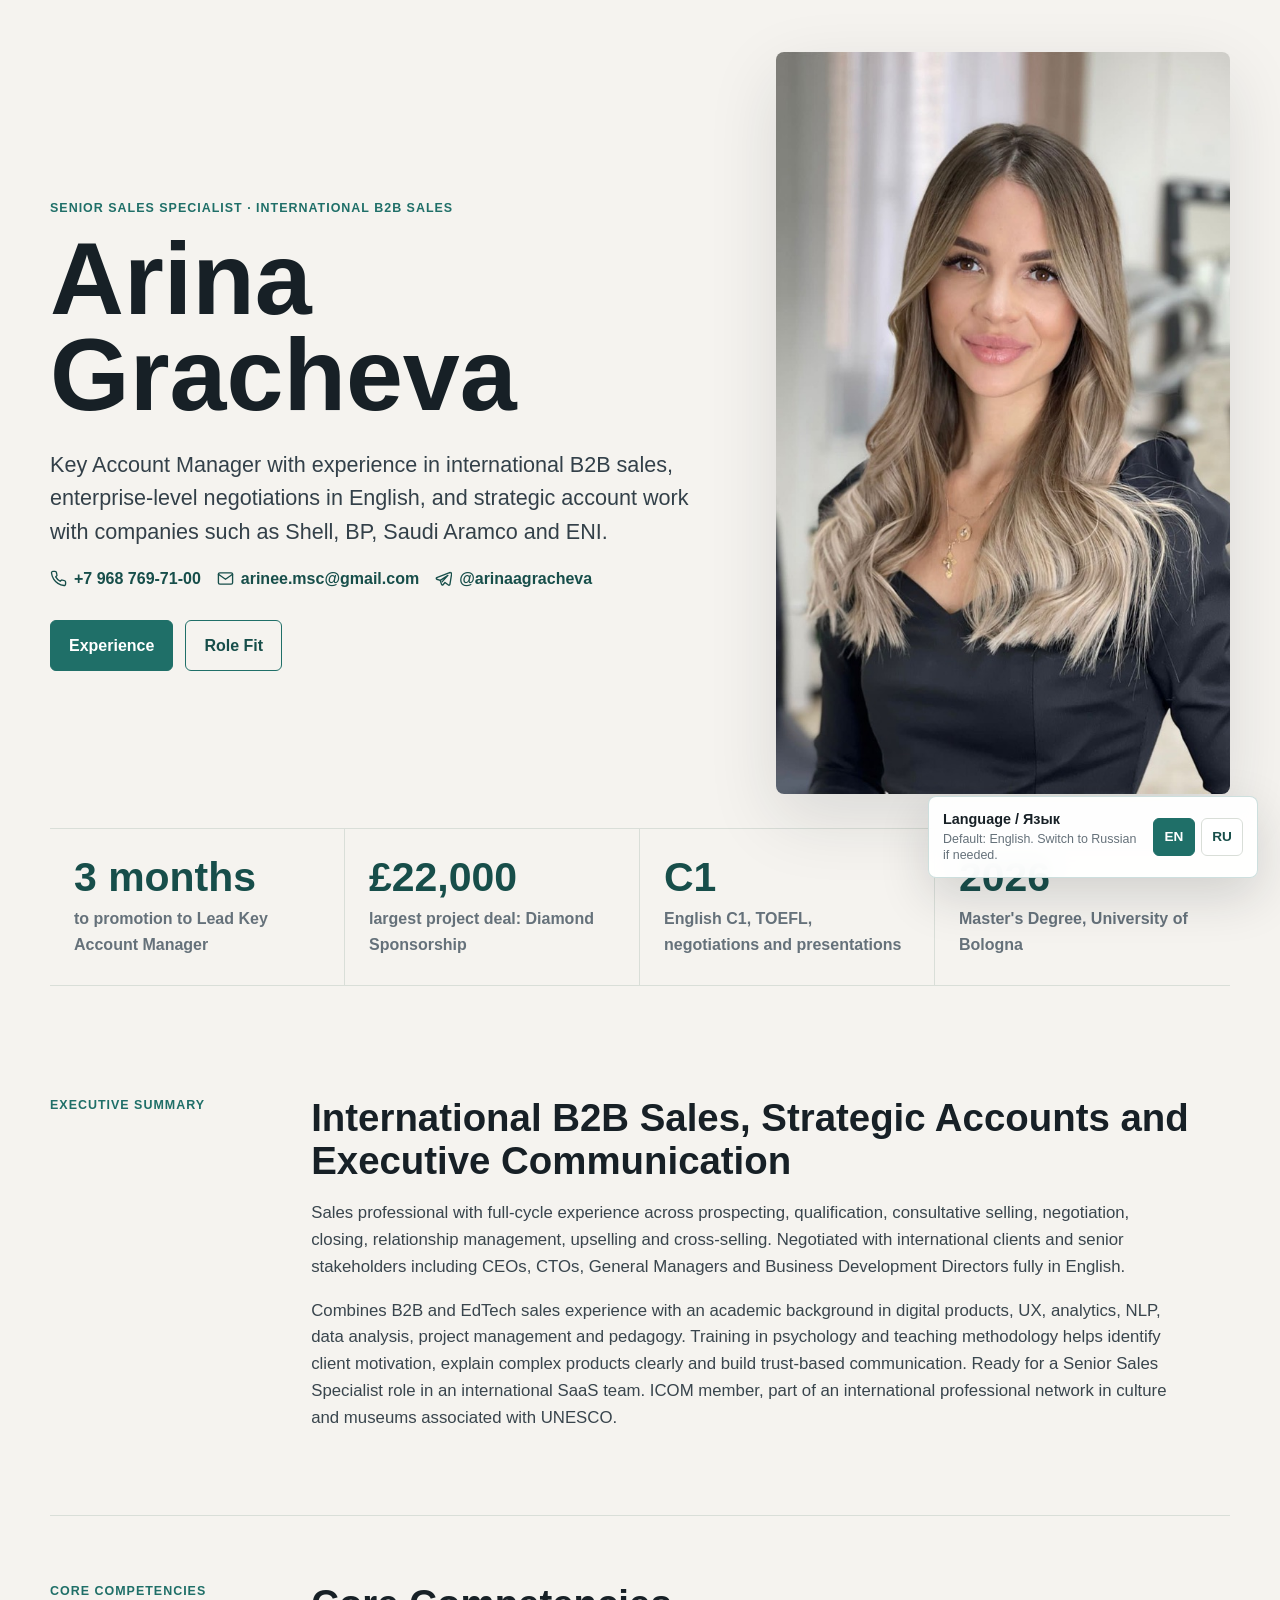
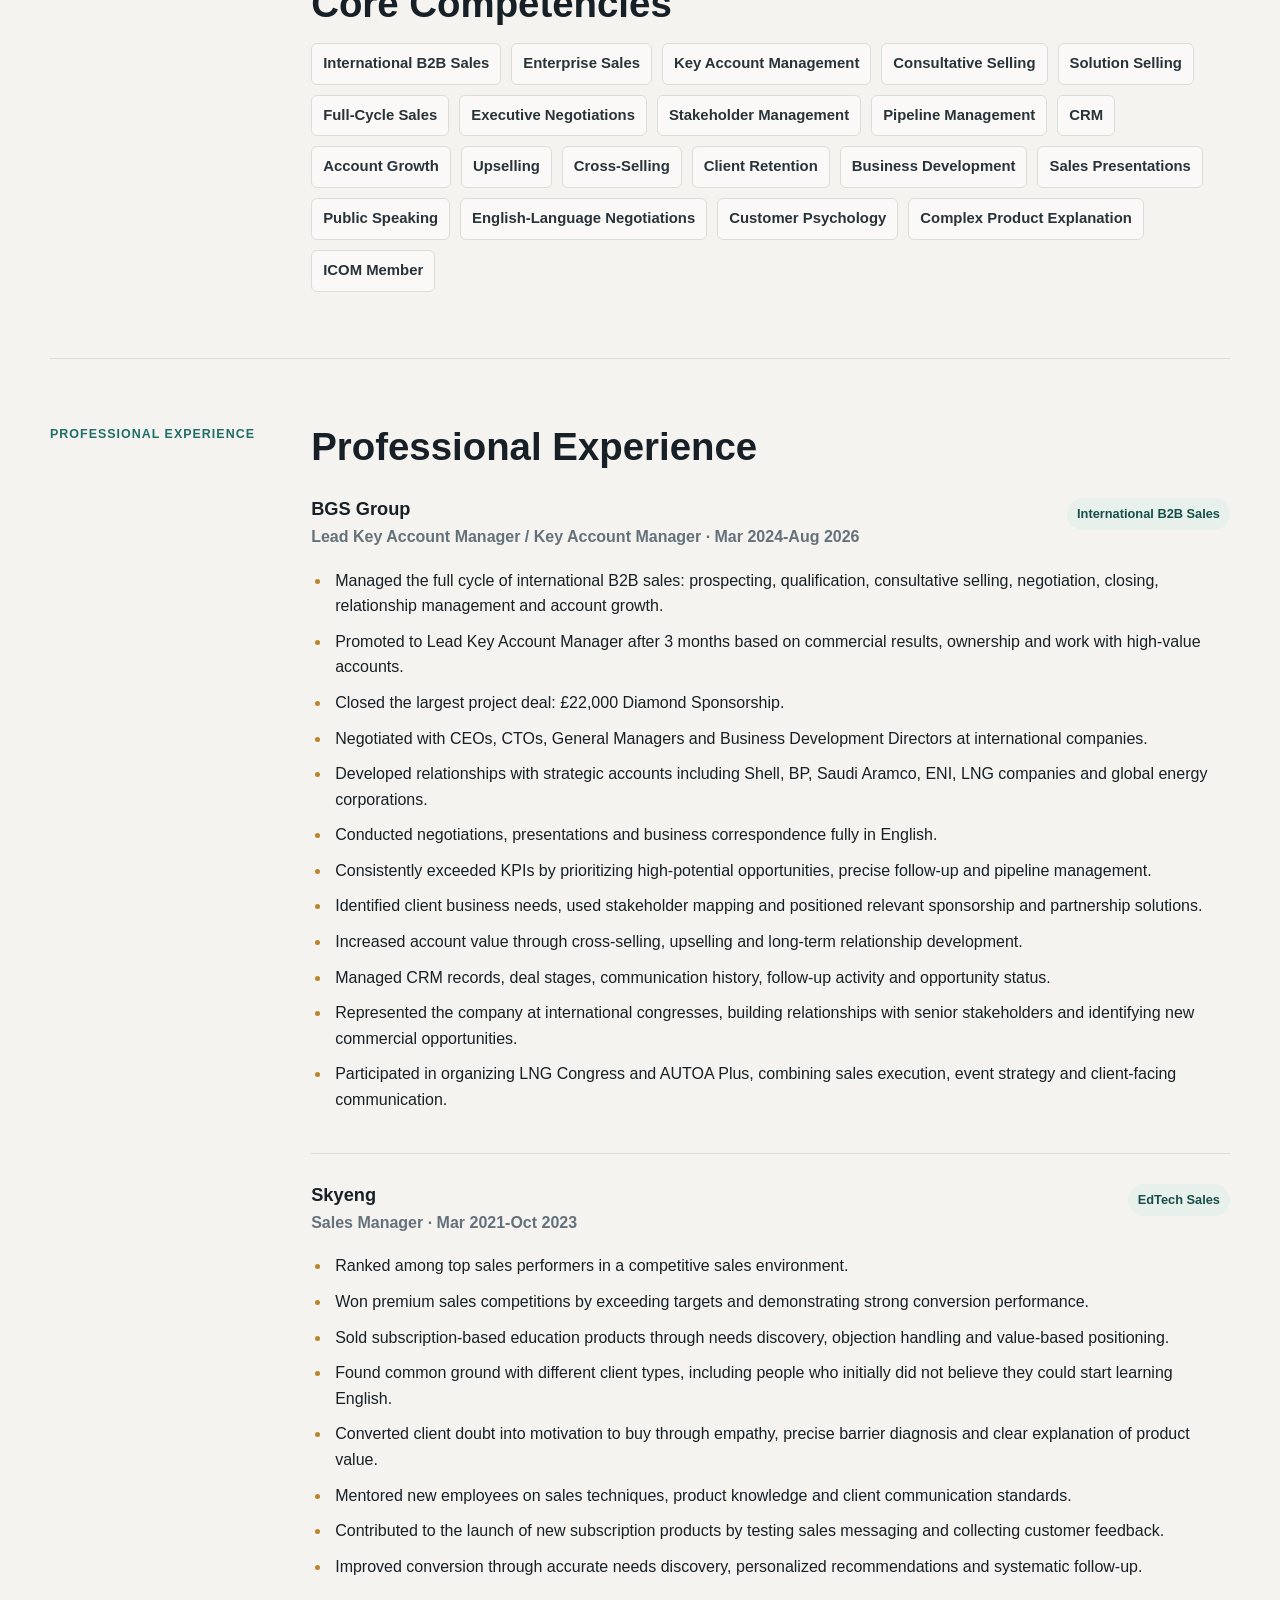
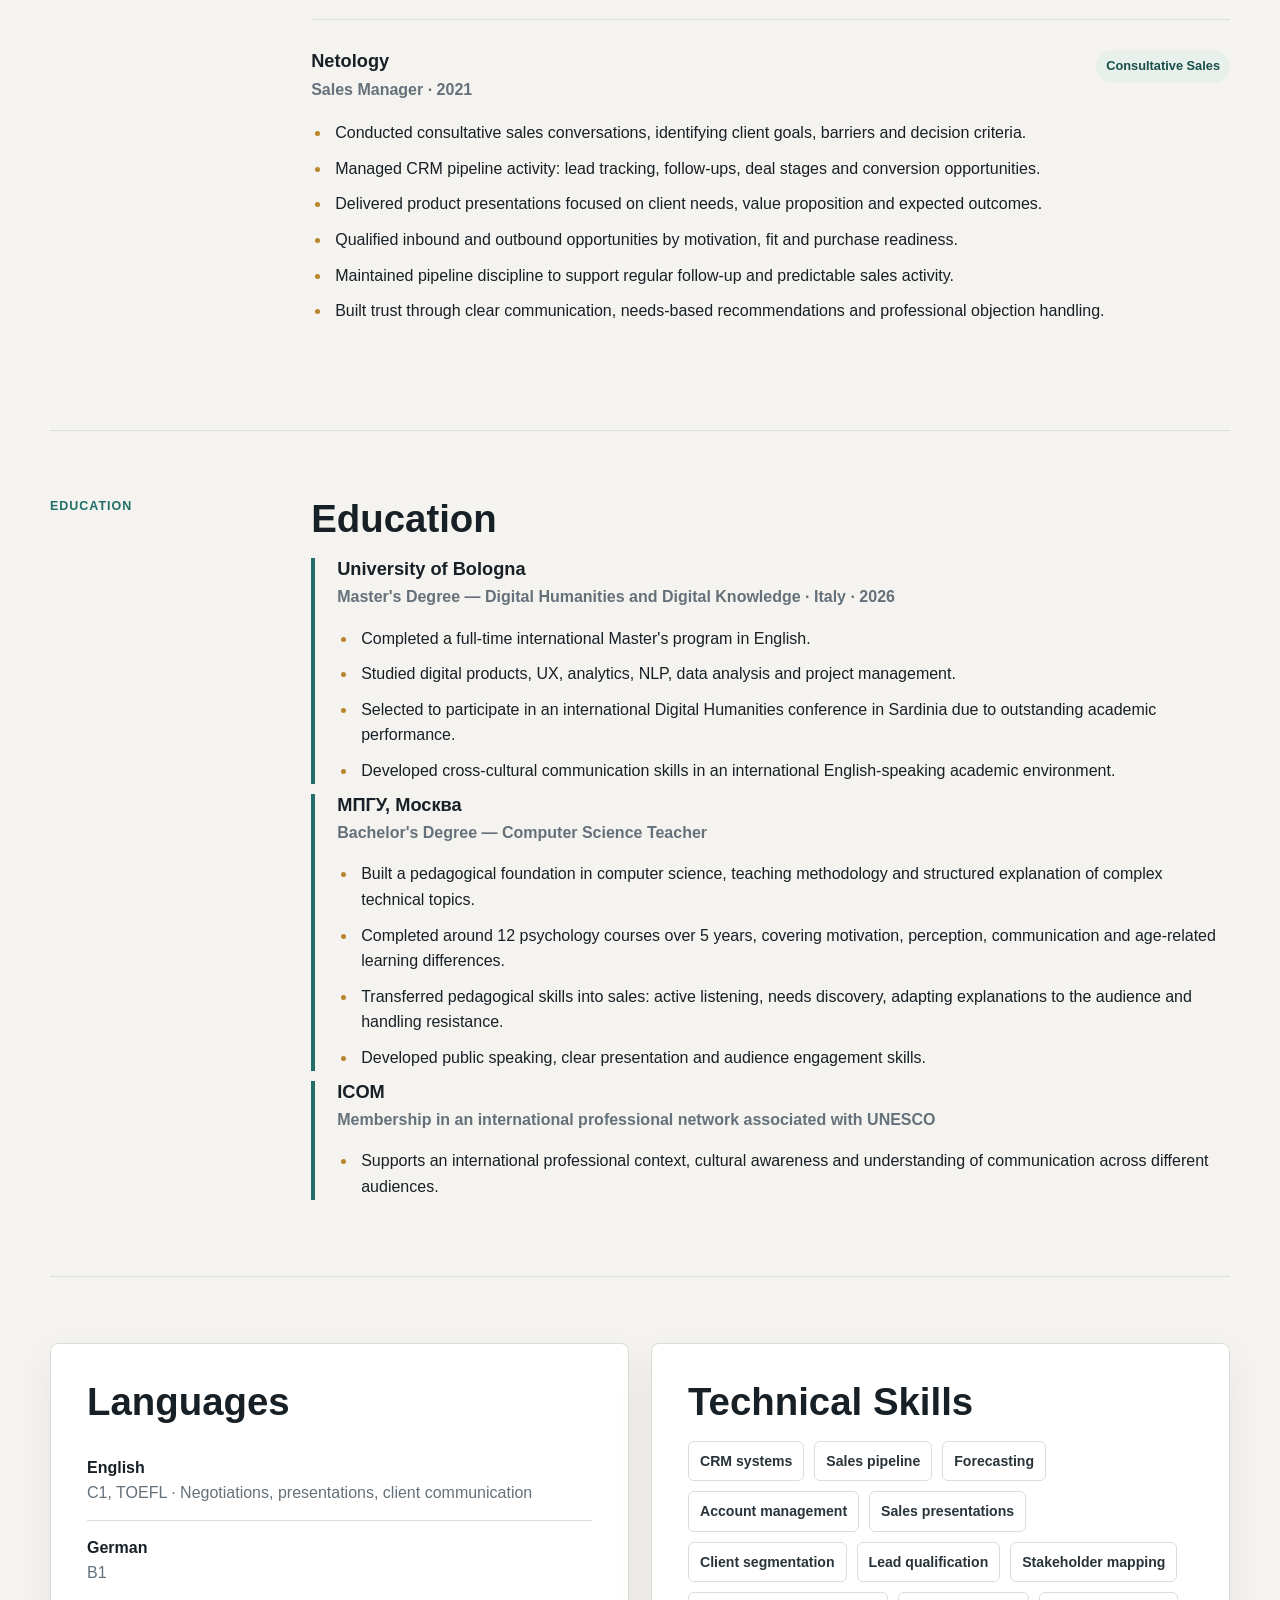
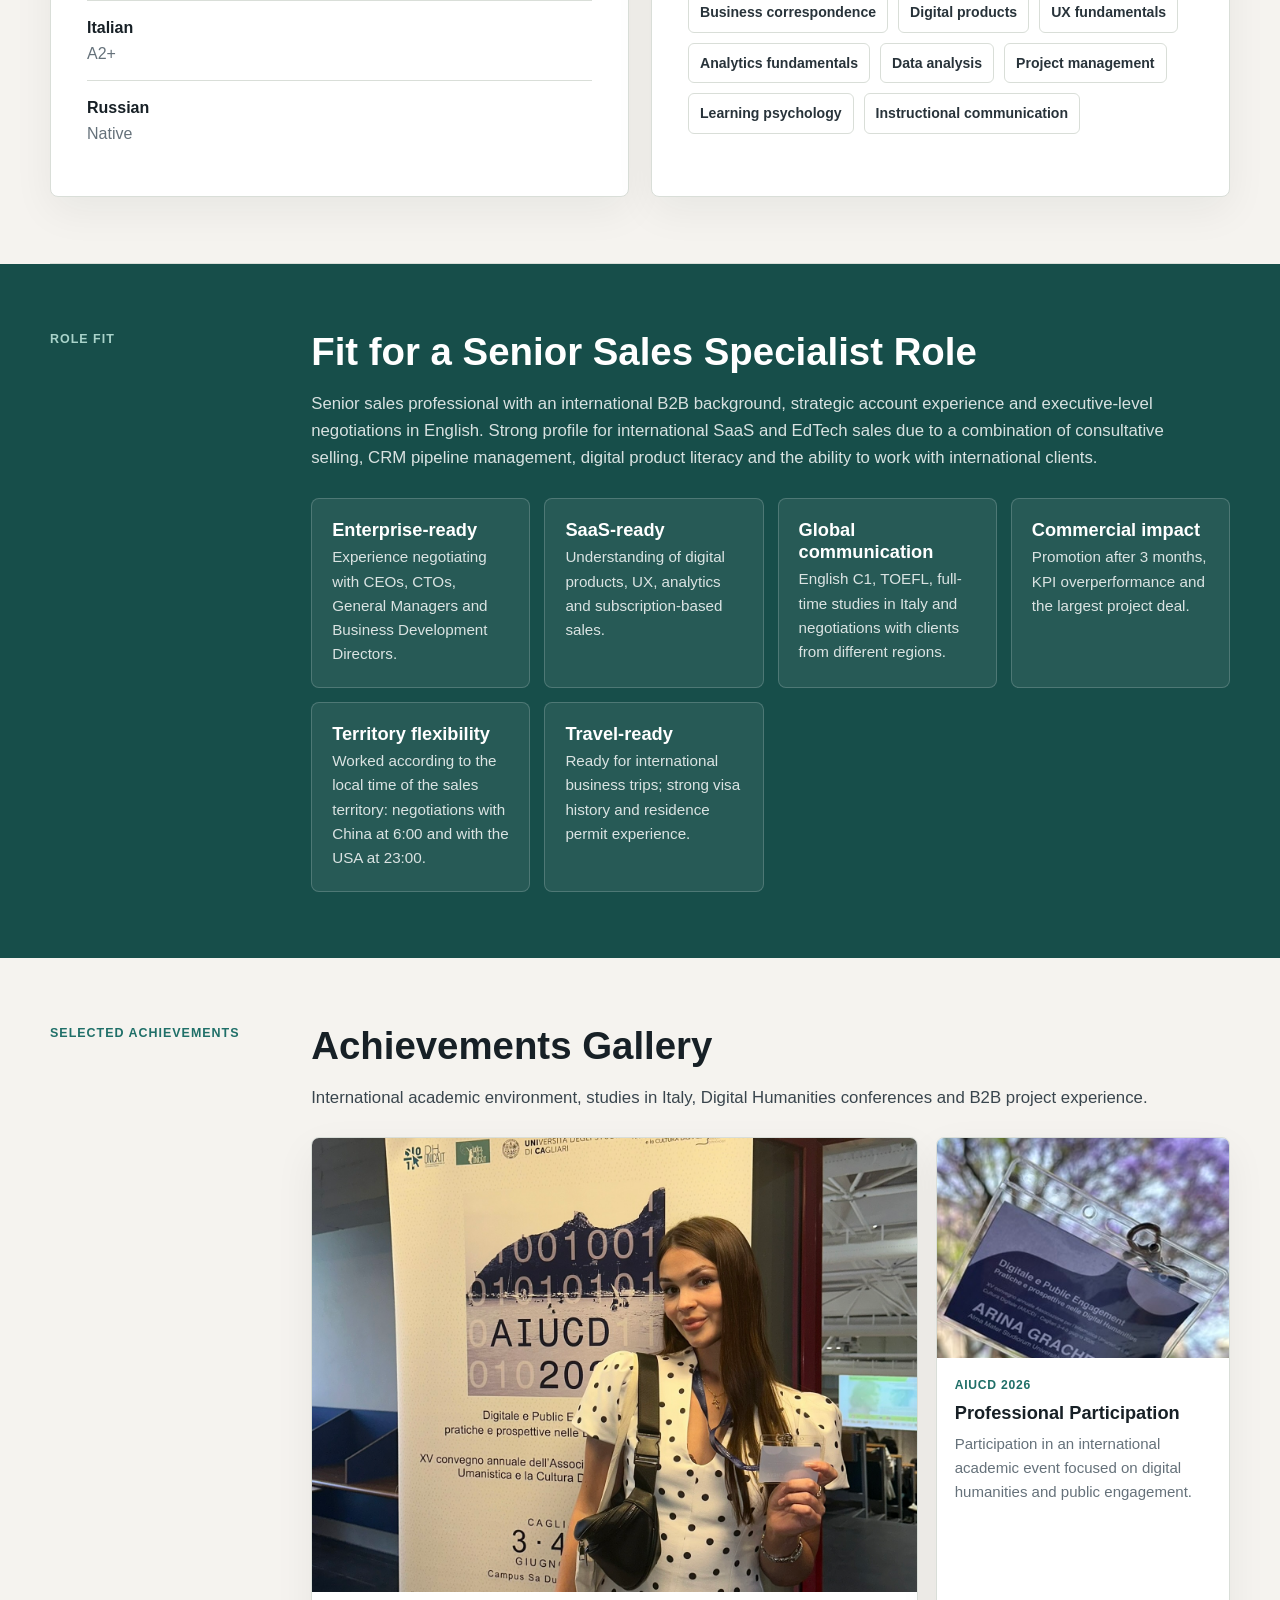
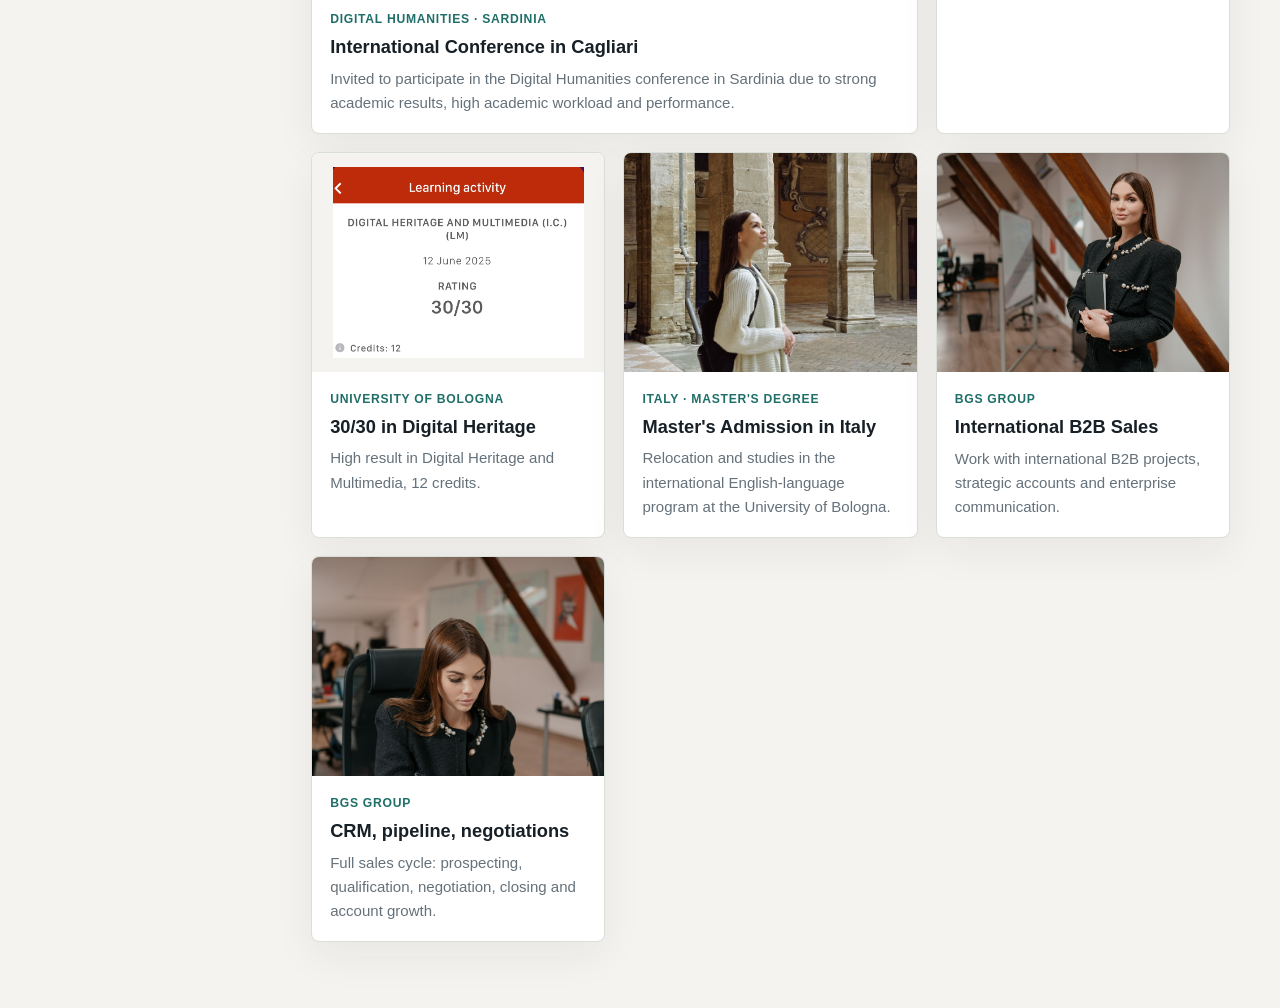
<file: index.html>
<!doctype html>
<html lang="en">
  <head>
    <meta charset="utf-8" />
    <meta name="viewport" content="width=device-width, initial-scale=1" />
    <title>Arina Gracheva | Senior Sales Specialist</title>
    <meta
      name="description"
      content="Arina Gracheva resume: Senior Sales Specialist, International B2B Sales, Key Account Management, English C1."
    />
    <link rel="stylesheet" href="styles.css" />
  </head>
  <body>
    <main>
      <section class="hero" aria-labelledby="hero-title">
        <div class="hero__content">
          <p class="eyebrow">Senior Sales Specialist · International B2B Sales</p>
          <h1 id="hero-title">Arina Gracheva</h1>
          <p class="hero__lead">
            Key Account Manager с опытом международных B2B-продаж, enterprise-переговоров
            на английском языке и работы со стратегическими клиентами уровня Shell, BP,
            Saudi Aramco и ENI.
          </p>
          <div class="hero__contacts" aria-label="Contacts">
            <a href="tel:+79687697100" aria-label="Phone">
              <svg width="17" height="17" viewBox="0 0 24 24" aria-hidden="true">
                <path d="M22 16.92v3a2 2 0 0 1-2.18 2 19.8 19.8 0 0 1-8.63-3.07 19.5 19.5 0 0 1-6-6A19.8 19.8 0 0 1 2.12 4.18 2 2 0 0 1 4.11 2h3a2 2 0 0 1 2 1.72c.12.91.33 1.8.62 2.65a2 2 0 0 1-.45 2.11L8.09 9.67a16 16 0 0 0 6.24 6.24l1.19-1.19a2 2 0 0 1 2.11-.45c.85.29 1.74.5 2.65.62A2 2 0 0 1 22 16.92Z" />
              </svg>
              <span>+7 968 769-71-00</span>
            </a>
            <a href="mailto:arinee.msc@gmail.com" aria-label="Email">
              <svg width="17" height="17" viewBox="0 0 24 24" aria-hidden="true">
                <path d="M4 4h16a2 2 0 0 1 2 2v12a2 2 0 0 1-2 2H4a2 2 0 0 1-2-2V6a2 2 0 0 1 2-2Z" />
                <path d="m22 6-10 7L2 6" />
              </svg>
              <span>arinee.msc@gmail.com</span>
            </a>
            <a href="https://t.me/arinaagracheva" aria-label="Telegram">
              <svg width="17" height="17" viewBox="0 0 24 24" aria-hidden="true">
                <path d="m21.5 3.5-19 7.4c-1 .39-.98 1.83.04 2.17l4.79 1.58 1.86 5.7c.31.94 1.53 1.18 2.17.43l2.7-3.15 4.85 3.58c.82.6 1.99.13 2.16-.88l2.43-14.9c.18-1.12-.95-1.94-2-1.53Z" />
                <path d="m7.5 14.7 10.75-7.05-8.3 9.1" />
              </svg>
              <span>@arinaagracheva</span>
            </a>
          </div>
          <div class="hero__actions" aria-label="Основные действия">
            <a href="#experience" class="button button--primary">Опыт</a>
            <a href="#role-fit" class="button button--secondary">Соответствие роли</a>
          </div>
        </div>
        <div class="hero__photo" aria-label="Портрет Арины Грачевой">
          <img
            src="3CC2D4A4-114E-450F-908F-D5BBDFE2E6F9_1_105_c.jpeg"
            alt="Arina Gracheva"
          />
        </div>
      </section>

      <section class="metrics" aria-label="Ключевые достижения">
        <article>
          <span>3 месяца</span>
          <p>до повышения до Lead Key Account Manager</p>
        </article>
        <article>
          <span>£22,000</span>
          <p>крупнейшая сделка проекта: Diamond Sponsorship</p>
        </article>
        <article>
          <span>C1</span>
          <p>английский язык, TOEFL, переговоры и презентации</p>
        </article>
        <article>
          <span>2026</span>
          <p>Master's Degree, University of Bologna</p>
        </article>
      </section>

      <section class="section section--summary" id="summary">
        <div class="section__label">Executive Summary</div>
        <div class="section__body">
          <h2>Международные B2B-продажи, стратегические аккаунты и executive-коммуникация</h2>
          <p>
            Sales-профессионал с опытом полного цикла продаж: prospecting, qualification,
            consultative selling, negotiation, closing, relationship management, upselling и
            cross-selling. Работала с международными клиентами и руководителями уровня CEO,
            CTO, General Manager и Business Development Director, проводя переговоры полностью
            на английском языке.
          </p>
          <p>
            Сочетает коммерческий опыт в B2B и EdTech с академической базой в digital products,
            UX, analytics, NLP, data analysis, project management и педагогической подготовкой.
            База в психологии и методике обучения помогает точнее выявлять мотивацию клиента,
            объяснять сложные продукты и выстраивать доверительную коммуникацию. Готова к роли
            Senior Sales Specialist в международной SaaS-команде. Член ICOM, международной
            профессиональной сети в сфере культуры и музеев, связанной с UNESCO.
          </p>
        </div>
      </section>

      <section class="section" aria-labelledby="competencies-title">
        <div class="section__label">Core Competencies</div>
        <div class="section__body">
          <h2 id="competencies-title">Ключевые компетенции</h2>
          <div class="tags">
            <span>International B2B Sales</span>
            <span>Enterprise Sales</span>
            <span>Key Account Management</span>
            <span>Consultative Selling</span>
            <span>Solution Selling</span>
            <span>Full-Cycle Sales</span>
            <span>Executive Negotiations</span>
            <span>Stakeholder Management</span>
            <span>Pipeline Management</span>
            <span>CRM</span>
            <span>Account Growth</span>
            <span>Upselling</span>
            <span>Cross-Selling</span>
            <span>Client Retention</span>
            <span>Business Development</span>
            <span>Sales Presentations</span>
            <span>Public Speaking</span>
            <span>English-Language Negotiations</span>
            <span>Customer Psychology</span>
            <span>Complex Product Explanation</span>
            <span>ICOM Member</span>
          </div>
        </div>
      </section>

      <section class="section" id="experience" aria-labelledby="experience-title">
        <div class="section__label">Professional Experience</div>
        <div class="section__body">
          <h2 id="experience-title">Профессиональный опыт</h2>

          <article class="role">
            <div class="role__header">
              <div>
                <h3>BGS Group</h3>
                <p>Lead Key Account Manager / Key Account Manager · Mar 2024-Aug 2026</p>
              </div>
              <span>International B2B Sales</span>
            </div>
            <ul>
              <li>Управляла полным циклом международных B2B-продаж: prospecting, qualification, consultative selling, negotiation, closing, relationship management и account growth.</li>
              <li>Получила повышение до Lead Key Account Manager через 3 месяца благодаря коммерческим результатам, самостоятельности и работе с high-value accounts.</li>
              <li>Закрыла крупнейшую сделку проекта: £22,000 Diamond Sponsorship.</li>
              <li>Вела переговоры с CEO, CTO, General Managers и Business Development Directors международных компаний.</li>
              <li>Развивала отношения со стратегическими аккаунтами, включая Shell, BP, Saudi Aramco, ENI, LNG-компании и глобальные энергетические корпорации.</li>
              <li>Проводила переговоры, презентации и деловую переписку полностью на английском языке.</li>
              <li>Системно превышала KPI за счет приоритизации перспективных opportunities, точного follow-up и управления pipeline.</li>
              <li>Выявляла бизнес-потребности клиентов, работала со stakeholder mapping и предлагала релевантные sponsorship и partnership solutions.</li>
              <li>Увеличивала ценность аккаунтов через cross-selling, upselling и долгосрочное развитие отношений.</li>
              <li>Вела CRM, фиксировала стадии сделок, историю коммуникаций, follow-up и статус opportunities.</li>
              <li>Представляла компанию на международных конгрессах, выстраивая отношения с senior stakeholders и находя новые коммерческие возможности.</li>
              <li>Участвовала в организации LNG Congress и AUTOA Plus, совмещая sales execution, event strategy и клиентскую коммуникацию.</li>
            </ul>
          </article>

          <article class="role">
            <div class="role__header">
              <div>
                <h3>Skyeng</h3>
                <p>Sales Manager · Mar 2021-Oct 2023</p>
              </div>
              <span>EdTech Sales</span>
            </div>
            <ul>
              <li>Входила в число top sales performers в высококонкурентной sales-среде.</li>
              <li>Выигрывала премиальные sales competitions благодаря перевыполнению целей и сильной conversion performance.</li>
              <li>Продавала subscription-based education products через needs discovery, objection handling и value-based positioning.</li>
              <li>Находила общий язык с разными типами клиентов, включая тех, кто изначально не верил, что сможет начать изучать английский язык.</li>
              <li>Переводила сомнения клиента в мотивацию к покупке через эмпатию, точную диагностику барьеров и понятное объяснение ценности продукта.</li>
              <li>Наставляла новых сотрудников по sales techniques, product knowledge и стандартам клиентской коммуникации.</li>
              <li>Участвовала в запуске новых subscription products, тестируя sales messaging и собирая customer feedback.</li>
              <li>Повышала конверсию через точную диагностику потребностей, персонализированные рекомендации и системный follow-up.</li>
            </ul>
          </article>

          <article class="role">
            <div class="role__header">
              <div>
                <h3>Netology</h3>
                <p>Sales Manager · 2021</p>
              </div>
              <span>Consultative Sales</span>
            </div>
            <ul>
              <li>Проводила consultative sales conversations, выявляя цели, барьеры и decision criteria клиентов.</li>
              <li>Управляла CRM pipeline: lead tracking, follow-ups, deal stages и conversion opportunities.</li>
              <li>Проводила продуктовые презентации с фокусом на потребности клиента, value proposition и ожидаемый результат.</li>
              <li>Квалифицировала inbound и outbound opportunities по мотивации, fit и готовности к покупке.</li>
              <li>Поддерживала pipeline discipline для регулярного follow-up и предсказуемой sales activity.</li>
              <li>Выстраивала доверие через clear communication, needs-based recommendations и профессиональную работу с возражениями.</li>
            </ul>
          </article>
        </div>
      </section>

      <section class="section" id="education" aria-labelledby="education-title">
        <div class="section__label">Education</div>
        <div class="section__body">
          <h2 id="education-title">Образование</h2>
          <article class="education">
            <h3>University of Bologna</h3>
            <p>Master's Degree — Digital Humanities and Digital Knowledge · Italy · 2026</p>
            <ul>
              <li>Завершила full-time международную магистерскую программу на английском языке.</li>
              <li>Изучала digital products, UX, analytics, NLP, data analysis и project management.</li>
              <li>Была отобрана для участия в международной Digital Humanities conference в Сардинии за высокую академическую успеваемость.</li>
              <li>Развила cross-cultural communication skills в международной English-speaking academic environment.</li>
            </ul>
          </article>
          <article class="education">
            <h3>МПГУ, Москва</h3>
            <p>Бакалавриат — учитель информатики</p>
            <ul>
              <li>Получила педагогическую базу в области информатики, методики обучения и структурного объяснения сложных технических тем.</li>
              <li>Изучила около 12 курсов по психологии за 5 лет обучения, включая темы мотивации, восприятия, коммуникации и возрастных особенностей.</li>
              <li>Перенесла педагогические навыки в продажи: активное слушание, диагностика потребностей, адаптация объяснения под уровень собеседника и работа с сопротивлением.</li>
              <li>Развила навык публичного выступления, ясной презентации материала и удержания внимания аудитории.</li>
            </ul>
          </article>
          <article class="education">
            <h3>ICOM</h3>
            <p>Членство в международной профессиональной сети, связанной с UNESCO</p>
            <ul>
              <li>Поддерживает международный профессиональный контекст, cultural awareness и понимание коммуникации между разными аудиториями.</li>
            </ul>
          </article>
        </div>
      </section>

      <section class="section section--split" aria-label="Языки и технические навыки">
        <div class="panel">
          <h2>Languages</h2>
          <dl>
            <div>
              <dt>English</dt>
              <dd>C1, TOEFL · Negotiations, presentations, client communication</dd>
            </div>
            <div>
              <dt>German</dt>
              <dd>B1</dd>
            </div>
            <div>
              <dt>Italian</dt>
              <dd>A2+</dd>
            </div>
            <div>
              <dt>Russian</dt>
              <dd>Native</dd>
            </div>
          </dl>
        </div>
        <div class="panel">
          <h2>Technical Skills</h2>
          <div class="tags tags--compact">
            <span>CRM systems</span>
            <span>Sales pipeline</span>
            <span>Forecasting</span>
            <span>Account management</span>
            <span>Sales presentations</span>
            <span>Client segmentation</span>
            <span>Lead qualification</span>
            <span>Stakeholder mapping</span>
            <span>Business correspondence</span>
            <span>Digital products</span>
            <span>UX fundamentals</span>
            <span>Analytics fundamentals</span>
            <span>Data analysis</span>
            <span>Project management</span>
            <span>Learning psychology</span>
            <span>Instructional communication</span>
          </div>
        </div>
      </section>

      <section class="section section--accent" id="role-fit">
        <div class="section__label">Role Fit</div>
        <div class="section__body">
          <h2>Соответствие роли Senior Sales Specialist</h2>
          <p>
            Senior sales professional с международным B2B-бэкграундом, опытом стратегических
            аккаунтов и executive-переговоров на английском языке. Сильный профиль для
            международных SaaS- и EdTech-продаж благодаря сочетанию consultative selling,
            CRM pipeline management, digital product literacy и способности работать с
            международными клиентами.
          </p>
          <div class="fit-grid">
            <article>
              <h3>Enterprise-ready</h3>
              <p>Опыт переговоров с CEO, CTO, General Managers и Business Development Directors.</p>
            </article>
            <article>
              <h3>SaaS-ready</h3>
              <p>Понимание digital products, UX, analytics и subscription-based sales.</p>
            </article>
            <article>
              <h3>Global communication</h3>
              <p>Английский C1, TOEFL, full-time обучение в Италии и переговоры с клиентами из разных регионов.</p>
            </article>
            <article>
              <h3>Commercial impact</h3>
              <p>Повышение за 3 месяца, перевыполнение KPI и крупнейшая сделка проекта.</p>
            </article>
            <article>
              <h3>Territory flexibility</h3>
              <p>Работала по локальному времени территории продаж: проводила переговоры с Китаем в 6:00 и с США в 23:00.</p>
            </article>
            <article>
              <h3>Travel-ready</h3>
              <p>Готова к зарубежным командировкам; имеет сильную визовую историю и опыт получения ВНЖ.</p>
            </article>
          </div>
        </div>
      </section>

      <section class="section section--gallery" aria-labelledby="gallery-title">
        <div class="section__label">Selected Achievements</div>
        <div class="section__body">
          <h2 id="gallery-title">Галерея достижений</h2>
          <p class="gallery-intro">
            Международная академическая среда, обучение в Италии, конференции по Digital
            Humanities и опыт работы с B2B-проектами.
          </p>
          <div class="achievement-gallery">
            <article class="achievement-card achievement-card--wide">
              <img
                src="A0CD2325-1E37-41EF-B9E9-2D4B60F52122_1_102_a.jpeg"
                alt="Arina Gracheva at the Digital Humanities conference in Sardinia"
              />
              <div>
                <span>Digital Humanities · Sardinia</span>
                <h3>Международная конференция в Кальяри</h3>
                <p>
                  Была приглашена к участию в Digital Humanities conference на Сардинии за
                  сильные академические результаты, высокую учебную нагрузку и успеваемость.
                </p>
              </div>
            </article>

            <article class="achievement-card">
              <img
                src="9E7AA8F5-462A-417F-946F-B8A88D37B835_4_5005_c.jpeg"
                alt="Digital Humanities conference badge with Arina Gracheva name"
              />
              <div>
                <span>AIUCD 2026</span>
                <h3>Профессиональное участие</h3>
                <p>Участие в международном академическом событии по digital humanities и public engagement.</p>
              </div>
            </article>

            <article class="achievement-card">
              <img
                src="8D0678EE-2A60-4AA5-8FBB-40A574572D85_1_201_a.jpeg"
                alt="University grade 30 out of 30 for Digital Heritage and Multimedia"
              />
              <div>
                <span>University of Bologna</span>
                <h3>30/30 по Digital Heritage</h3>
                <p>Высокий результат по курсу Digital Heritage and Multimedia, 12 credits.</p>
              </div>
            </article>

            <article class="achievement-card">
              <img
                src="54F8A287-2273-4146-B45D-700E13F1ED4E.jpeg"
                alt="Arina Gracheva in Italy during her master's studies"
              />
              <div>
                <span>Italy · Master's Degree</span>
                <h3>Поступление в магистратуру в Италии</h3>
                <p>Переезд и обучение в международной англоязычной программе University of Bologna.</p>
              </div>
            </article>

            <article class="achievement-card">
              <img
                src="8E47BAB3-D245-4A46-9B87-A8FDB915AE6C_1_105_c.jpeg"
                alt="Arina Gracheva at BGS Group office"
              />
              <div>
                <span>BGS Group</span>
                <h3>International B2B Sales</h3>
                <p>Работа с международными B2B-проектами, стратегическими аккаунтами и enterprise-коммуникацией.</p>
              </div>
            </article>

            <article class="achievement-card">
              <img
                src="352BBFAE-B7DC-47DC-AEE7-AFE2AFD4AF88_1_105_c.jpeg"
                alt="Arina Gracheva working at BGS Group"
              />
              <div>
                <span>BGS Group</span>
                <h3>CRM, pipeline, negotiations</h3>
                <p>Полный цикл продаж: prospecting, qualification, negotiation, closing и account growth.</p>
              </div>
            </article>
          </div>
        </div>
      </section>
    </main>
    <aside class="language-switcher" aria-label="Language switcher">
      <div>
        <strong>Language / Язык</strong>
        <p>Default: English. Switch to Russian if needed.</p>
      </div>
      <div class="language-switcher__buttons" role="group" aria-label="Select language">
        <button type="button" class="is-active" data-language-option="en">EN</button>
        <button type="button" data-language-option="ru">RU</button>
      </div>
    </aside>

    <script>
      const singleTranslations = [
        [".hero__lead", "Key Account Manager with experience in international B2B sales, enterprise-level negotiations in English, and strategic account work with companies such as Shell, BP, Saudi Aramco and ENI."],
        [".hero__actions .button:nth-child(1)", "Experience"],
        [".hero__actions .button:nth-child(2)", "Role Fit"],
        [".metrics article:nth-child(1) span", "3 months"],
        [".metrics article:nth-child(1) p", "to promotion to Lead Key Account Manager"],
        [".metrics article:nth-child(2) p", "largest project deal: Diamond Sponsorship"],
        [".metrics article:nth-child(3) p", "English C1, TOEFL, negotiations and presentations"],
        [".metrics article:nth-child(4) p", "Master's Degree, University of Bologna"],
        ["#summary h2", "International B2B Sales, Strategic Accounts and Executive Communication"],
        ["#summary p:nth-of-type(1)", "Sales professional with full-cycle experience across prospecting, qualification, consultative selling, negotiation, closing, relationship management, upselling and cross-selling. Negotiated with international clients and senior stakeholders including CEOs, CTOs, General Managers and Business Development Directors fully in English."],
        ["#summary p:nth-of-type(2)", "Combines B2B and EdTech sales experience with an academic background in digital products, UX, analytics, NLP, data analysis, project management and pedagogy. Training in psychology and teaching methodology helps identify client motivation, explain complex products clearly and build trust-based communication. Ready for a Senior Sales Specialist role in an international SaaS team. ICOM member, part of an international professional network in culture and museums associated with UNESCO."],
        ["#competencies-title", "Core Competencies"],
        ["#experience-title", "Professional Experience"],
        ["#education-title", "Education"],
        ["#education article:nth-of-type(2) p", "Bachelor's Degree — Computer Science Teacher"],
        ["#education article:nth-of-type(3) p", "Membership in an international professional network associated with UNESCO"],
        [".section--split .panel:nth-child(2) h2", "Technical Skills"],
        ["#role-fit h2", "Fit for a Senior Sales Specialist Role"],
        ["#role-fit .section__body > p", "Senior sales professional with an international B2B background, strategic account experience and executive-level negotiations in English. Strong profile for international SaaS and EdTech sales due to a combination of consultative selling, CRM pipeline management, digital product literacy and the ability to work with international clients."],
        ["#gallery-title", "Achievements Gallery"],
        [".gallery-intro", "International academic environment, studies in Italy, Digital Humanities conferences and B2B project experience."]
      ];

      const listTranslations = [
        ["#experience .role:nth-of-type(1) li", [
          "Managed the full cycle of international B2B sales: prospecting, qualification, consultative selling, negotiation, closing, relationship management and account growth.",
          "Promoted to Lead Key Account Manager after 3 months based on commercial results, ownership and work with high-value accounts.",
          "Closed the largest project deal: £22,000 Diamond Sponsorship.",
          "Negotiated with CEOs, CTOs, General Managers and Business Development Directors at international companies.",
          "Developed relationships with strategic accounts including Shell, BP, Saudi Aramco, ENI, LNG companies and global energy corporations.",
          "Conducted negotiations, presentations and business correspondence fully in English.",
          "Consistently exceeded KPIs by prioritizing high-potential opportunities, precise follow-up and pipeline management.",
          "Identified client business needs, used stakeholder mapping and positioned relevant sponsorship and partnership solutions.",
          "Increased account value through cross-selling, upselling and long-term relationship development.",
          "Managed CRM records, deal stages, communication history, follow-up activity and opportunity status.",
          "Represented the company at international congresses, building relationships with senior stakeholders and identifying new commercial opportunities.",
          "Participated in organizing LNG Congress and AUTOA Plus, combining sales execution, event strategy and client-facing communication."
        ]],
        ["#experience .role:nth-of-type(2) li", [
          "Ranked among top sales performers in a competitive sales environment.",
          "Won premium sales competitions by exceeding targets and demonstrating strong conversion performance.",
          "Sold subscription-based education products through needs discovery, objection handling and value-based positioning.",
          "Found common ground with different client types, including people who initially did not believe they could start learning English.",
          "Converted client doubt into motivation to buy through empathy, precise barrier diagnosis and clear explanation of product value.",
          "Mentored new employees on sales techniques, product knowledge and client communication standards.",
          "Contributed to the launch of new subscription products by testing sales messaging and collecting customer feedback.",
          "Improved conversion through accurate needs discovery, personalized recommendations and systematic follow-up."
        ]],
        ["#experience .role:nth-of-type(3) li", [
          "Conducted consultative sales conversations, identifying client goals, barriers and decision criteria.",
          "Managed CRM pipeline activity: lead tracking, follow-ups, deal stages and conversion opportunities.",
          "Delivered product presentations focused on client needs, value proposition and expected outcomes.",
          "Qualified inbound and outbound opportunities by motivation, fit and purchase readiness.",
          "Maintained pipeline discipline to support regular follow-up and predictable sales activity.",
          "Built trust through clear communication, needs-based recommendations and professional objection handling."
        ]],
        ["#education article:nth-of-type(1) li", [
          "Completed a full-time international Master's program in English.",
          "Studied digital products, UX, analytics, NLP, data analysis and project management.",
          "Selected to participate in an international Digital Humanities conference in Sardinia due to outstanding academic performance.",
          "Developed cross-cultural communication skills in an international English-speaking academic environment."
        ]],
        ["#education article:nth-of-type(2) li", [
          "Built a pedagogical foundation in computer science, teaching methodology and structured explanation of complex technical topics.",
          "Completed around 12 psychology courses over 5 years, covering motivation, perception, communication and age-related learning differences.",
          "Transferred pedagogical skills into sales: active listening, needs discovery, adapting explanations to the audience and handling resistance.",
          "Developed public speaking, clear presentation and audience engagement skills."
        ]],
        ["#education article:nth-of-type(3) li", [
          "Supports an international professional context, cultural awareness and understanding of communication across different audiences."
        ]]
      ];

      const roleCards = [
        ["Enterprise-ready", "Experience negotiating with CEOs, CTOs, General Managers and Business Development Directors."],
        ["SaaS-ready", "Understanding of digital products, UX, analytics and subscription-based sales."],
        ["Global communication", "English C1, TOEFL, full-time studies in Italy and negotiations with clients from different regions."],
        ["Commercial impact", "Promotion after 3 months, KPI overperformance and the largest project deal."],
        ["Territory flexibility", "Worked according to the local time of the sales territory: negotiations with China at 6:00 and with the USA at 23:00."],
        ["Travel-ready", "Ready for international business trips; strong visa history and residence permit experience."]
      ];

      const galleryCards = [
        ["International Conference in Cagliari", "Invited to participate in the Digital Humanities conference in Sardinia due to strong academic results, high academic workload and performance."],
        ["Professional Participation", "Participation in an international academic event focused on digital humanities and public engagement."],
        ["30/30 in Digital Heritage", "High result in Digital Heritage and Multimedia, 12 credits."],
        ["Master's Admission in Italy", "Relocation and studies in the international English-language program at the University of Bologna."],
        ["International B2B Sales", "Work with international B2B projects, strategic accounts and enterprise communication."],
        ["CRM, pipeline, negotiations", "Full sales cycle: prospecting, qualification, negotiation, closing and account growth."]
      ];

      const languageState = [];

      function remember(element) {
        if (!element.dataset.ruText) {
          element.dataset.ruText = element.innerHTML;
        }
      }

      function applySingleTranslations(language) {
        singleTranslations.forEach(([selector, english]) => {
          const element = document.querySelector(selector);
          if (!element) return;
          remember(element);
          element.innerHTML = language === "en" ? english : element.dataset.ruText;
        });
      }

      function applyListTranslations(language) {
        listTranslations.forEach(([selector, englishItems]) => {
          document.querySelectorAll(selector).forEach((element, index) => {
            remember(element);
            element.innerHTML = language === "en" ? englishItems[index] : element.dataset.ruText;
          });
        });
      }

      function applyCardTranslations(language) {
        document.querySelectorAll("#role-fit .fit-grid article").forEach((card, index) => {
          const heading = card.querySelector("h3");
          const paragraph = card.querySelector("p");
          if (!heading || !paragraph || !roleCards[index]) return;
          remember(heading);
          remember(paragraph);
          heading.innerHTML = language === "en" ? roleCards[index][0] : heading.dataset.ruText;
          paragraph.innerHTML = language === "en" ? roleCards[index][1] : paragraph.dataset.ruText;
        });

        document.querySelectorAll(".achievement-card").forEach((card, index) => {
          const heading = card.querySelector("h3");
          const paragraph = card.querySelector("p");
          if (!heading || !paragraph || !galleryCards[index]) return;
          remember(heading);
          remember(paragraph);
          heading.innerHTML = language === "en" ? galleryCards[index][0] : heading.dataset.ruText;
          paragraph.innerHTML = language === "en" ? galleryCards[index][1] : paragraph.dataset.ruText;
        });
      }

      function setLanguage(language) {
        applySingleTranslations(language);
        applyListTranslations(language);
        applyCardTranslations(language);
        document.documentElement.lang = language;
        document.body.dataset.language = language;
        document.querySelectorAll("[data-language-option]").forEach((button) => {
          button.classList.toggle("is-active", button.dataset.languageOption === language);
        });
      }

      document.querySelectorAll("[data-language-option]").forEach((button) => {
        button.addEventListener("click", () => setLanguage(button.dataset.languageOption));
      });

      setLanguage("en");
    </script>
  </body>
</html>
</file>
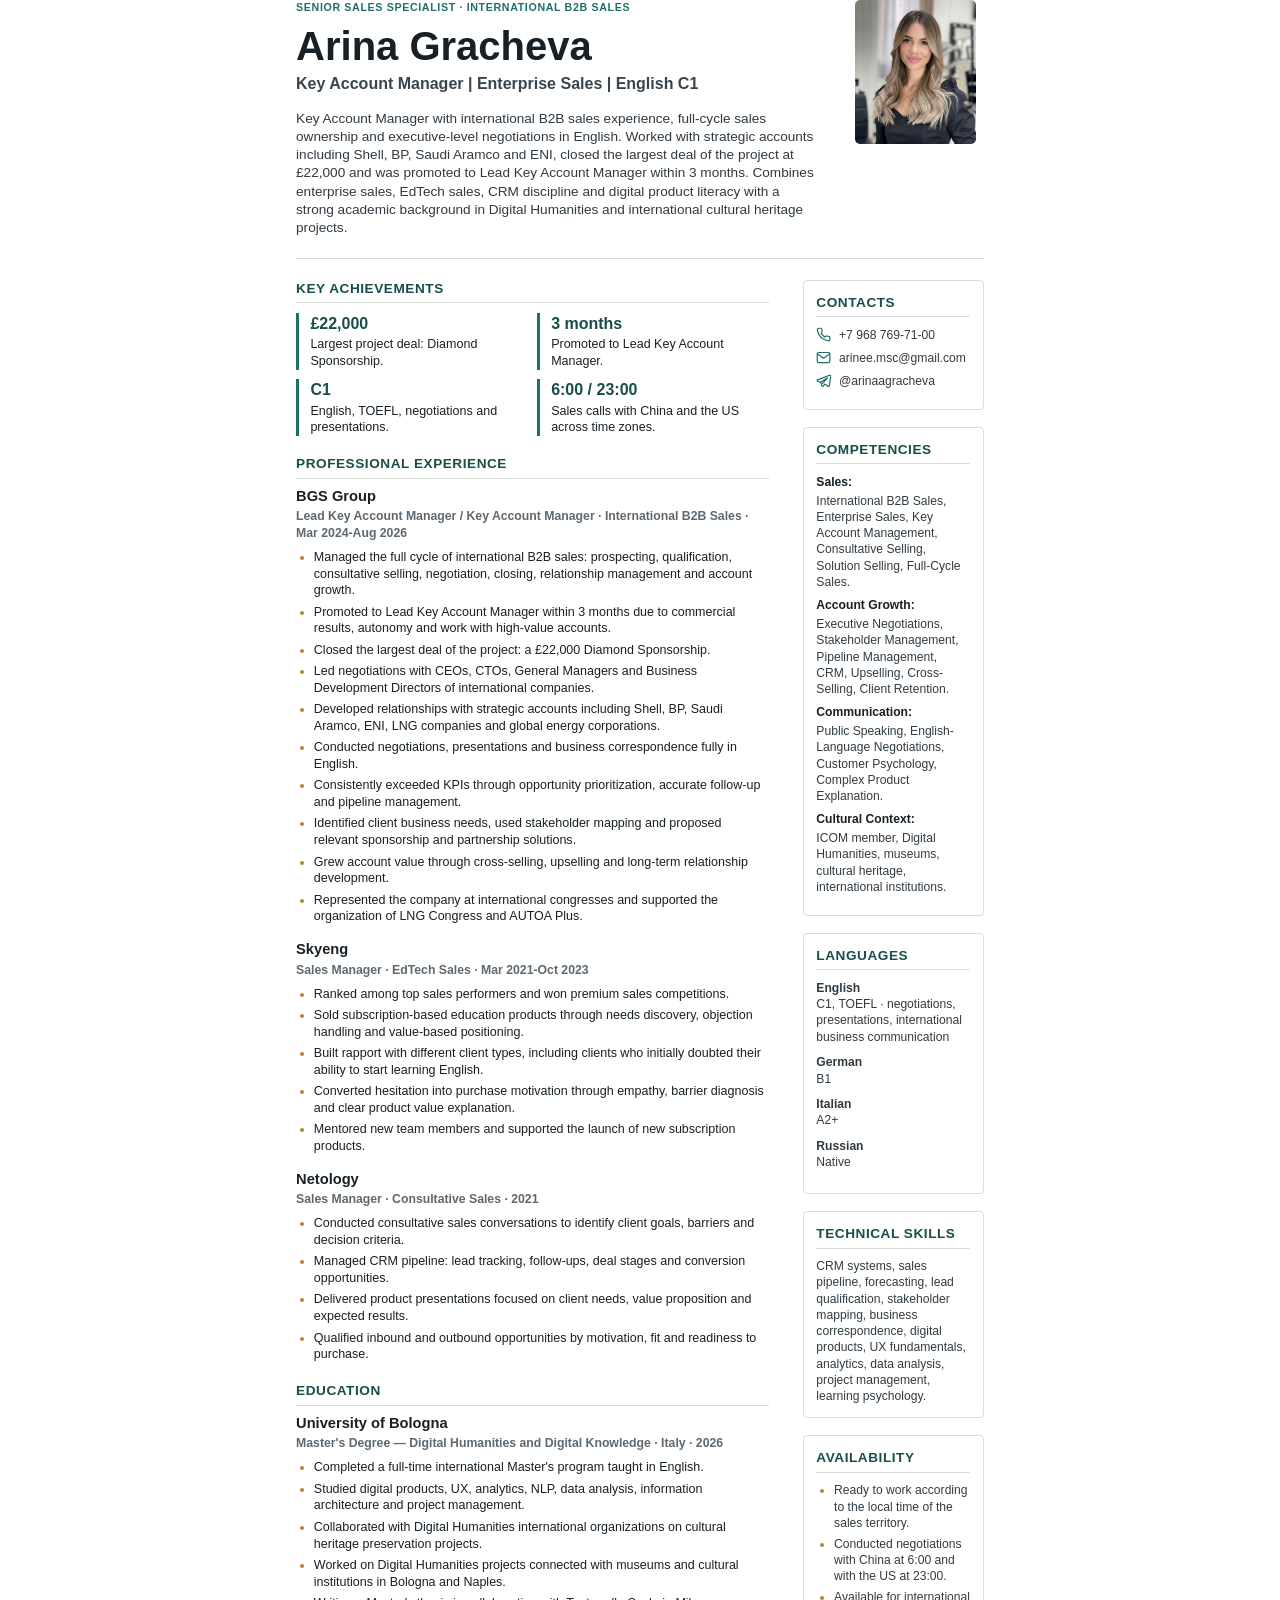
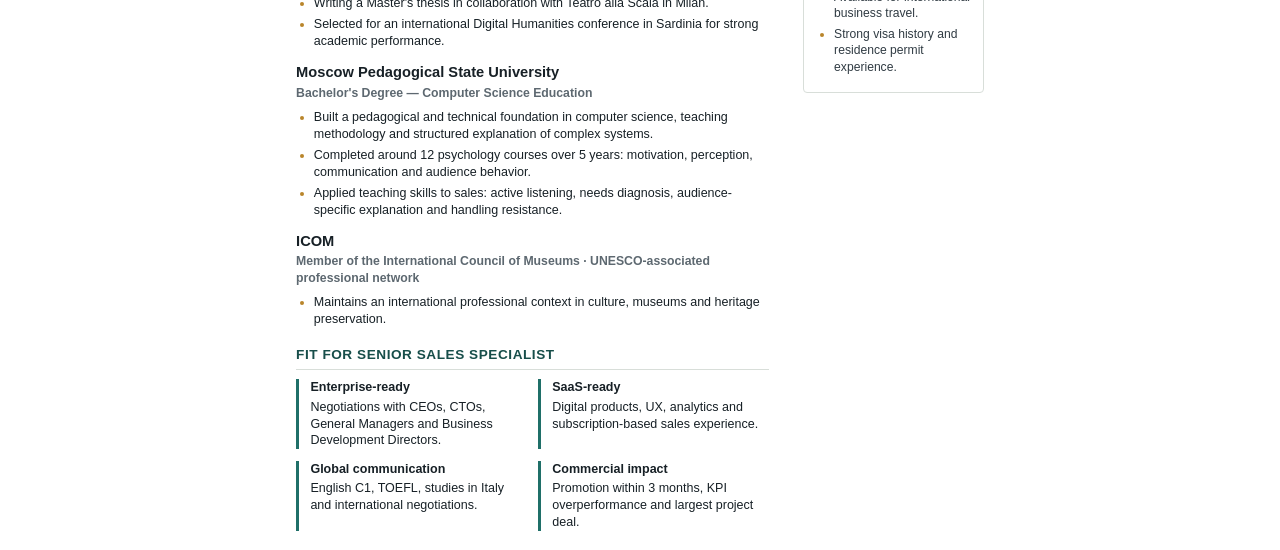
<file: sales-kam-print-en.html>
<!doctype html>
<html lang="en">
  <head>
    <meta charset="utf-8" />
    <meta name="viewport" content="width=device-width, initial-scale=1" />
    <title>Arina Gracheva Senior Sales Specialist CV EN</title>
    <style>
      @page {
        size: A4;
        margin: 11mm 13mm;
      }

      * {
        box-sizing: border-box;
        -webkit-print-color-adjust: exact;
        print-color-adjust: exact;
      }

      body {
        margin: 0;
        background: #ffffff;
        color: #172026;
        font-family: Inter, -apple-system, BlinkMacSystemFont, "Segoe UI", Arial, sans-serif;
        font-size: 9.4pt;
        line-height: 1.34;
      }

      h1,
      h2,
      h3,
      p {
        margin: 0;
      }

      .page {
        width: 182mm;
        margin: 0 auto;
        background: #ffffff;
      }

      .header {
        display: grid;
        grid-template-columns: 1fr 34mm;
        gap: 10mm;
        align-items: start;
        padding-bottom: 5.5mm;
        border-bottom: 1px solid #cfd7d1;
      }

      .eyebrow {
        margin-bottom: 3mm;
        color: #1f6f68;
        font-size: 8pt;
        font-weight: 800;
        letter-spacing: 0.06em;
        text-transform: uppercase;
      }

      h1 {
        margin-bottom: 2mm;
        font-size: 30pt;
        line-height: 1;
        font-weight: 800;
      }

      .title {
        margin-bottom: 4mm;
        color: #39454d;
        font-size: 12pt;
        font-weight: 700;
      }

      .summary {
        color: #2f3a42;
        font-size: 10.2pt;
      }

      .photo {
        width: 32mm;
        height: 38mm;
        border-radius: 5px;
        object-fit: cover;
        object-position: 50% 28%;
      }

      .main-grid {
        display: grid;
        grid-template-columns: 1fr 48mm;
        gap: 9mm;
        align-items: start;
        padding-top: 5.5mm;
      }

      section {
        margin-bottom: 5mm;
      }

      .role,
      .side-card,
      .education-item {
        break-inside: avoid;
      }

      h2 {
        margin-bottom: 2.4mm;
        padding-bottom: 1.2mm;
        border-bottom: 1px solid #d8ded9;
        color: #174e4a;
        font-size: 10.2pt;
        font-weight: 800;
        letter-spacing: 0.04em;
        text-transform: uppercase;
      }

      h3 {
        font-size: 11pt;
        line-height: 1.2;
        font-weight: 800;
      }

      .meta {
        margin: 0.8mm 0 2mm;
        color: #5d6870;
        font-size: 9.2pt;
        font-weight: 700;
      }

      .role {
        margin-bottom: 4.2mm;
      }

      ul {
        margin: 0;
        padding-left: 4.7mm;
      }

      li {
        margin-bottom: 1.2mm;
      }

      li::marker {
        color: #b9852b;
      }

      .highlights {
        display: grid;
        grid-template-columns: repeat(2, minmax(0, 1fr));
        gap: 2.4mm;
      }

      .highlight {
        border-left: 3px solid #1f6f68;
        padding-left: 3mm;
      }

      .highlight strong {
        display: block;
        margin-bottom: 0.6mm;
        color: #174e4a;
        font-size: 12pt;
      }

      .skill-line {
        margin-bottom: 1.8mm;
      }

      .skill-line strong {
        display: block;
        margin-bottom: 0.7mm;
        color: #172026;
      }

      .contact-line {
        display: flex;
        align-items: center;
        gap: 2mm;
        margin-bottom: 1.8mm;
      }

      .contact-line svg {
        width: 4mm;
        height: 4mm;
        flex: 0 0 auto;
        fill: none;
        stroke: #1f6f68;
        stroke-width: 1.9;
        stroke-linecap: round;
        stroke-linejoin: round;
      }

      .contact-line span {
        display: block;
        color: #303b43;
        font-size: 9.1pt;
      }

      .side-card {
        margin-bottom: 4.5mm;
        padding: 3.4mm;
        border: 1px solid #d8ded9;
        border-radius: 4px;
      }

      .side-card h2 {
        margin-bottom: 2.5mm;
      }

      .side-card p,
      .side-card li {
        color: #303b43;
        font-size: 9.1pt;
      }

      .language {
        margin-bottom: 2.5mm;
      }

      .language strong {
        display: block;
      }

      .education-item {
        margin-bottom: 3.8mm;
      }

      .fit-grid {
        display: grid;
        grid-template-columns: repeat(2, minmax(0, 1fr));
        gap: 3mm;
      }

      .fit-grid article {
        border-left: 3px solid #1f6f68;
        padding-left: 3mm;
      }

      .fit-grid strong {
        display: block;
        margin-bottom: 0.8mm;
      }
    </style>
  </head>
  <body>
    <main class="page">
      <header class="header">
        <div>
          <p class="eyebrow">Senior Sales Specialist · International B2B Sales</p>
          <h1>Arina Gracheva</h1>
          <p class="title">Key Account Manager | Enterprise Sales | English C1</p>
          <p class="summary">
            Key Account Manager with international B2B sales experience, full-cycle sales
            ownership and executive-level negotiations in English. Worked with strategic
            accounts including Shell, BP, Saudi Aramco and ENI, closed the largest deal of the
            project at £22,000 and was promoted to Lead Key Account Manager within 3 months.
            Combines enterprise sales, EdTech sales, CRM discipline and digital product
            literacy with a strong academic background in Digital Humanities and international
            cultural heritage projects.
          </p>
        </div>
        <img class="photo" src="3CC2D4A4-114E-450F-908F-D5BBDFE2E6F9_1_105_c.jpeg" alt="Arina Gracheva" />
      </header>

      <div class="main-grid">
        <div class="main">
          <section>
            <h2>Key Achievements</h2>
            <div class="highlights">
              <div class="highlight"><strong>£22,000</strong>Largest project deal: Diamond Sponsorship.</div>
              <div class="highlight"><strong>3 months</strong>Promoted to Lead Key Account Manager.</div>
              <div class="highlight"><strong>C1</strong>English, TOEFL, negotiations and presentations.</div>
              <div class="highlight"><strong>6:00 / 23:00</strong>Sales calls with China and the US across time zones.</div>
            </div>
          </section>

          <section>
            <h2>Professional Experience</h2>
            <article class="role">
              <h3>BGS Group</h3>
              <p class="meta">Lead Key Account Manager / Key Account Manager · International B2B Sales · Mar 2024-Aug 2026</p>
              <ul>
                <li>Managed the full cycle of international B2B sales: prospecting, qualification, consultative selling, negotiation, closing, relationship management and account growth.</li>
                <li>Promoted to Lead Key Account Manager within 3 months due to commercial results, autonomy and work with high-value accounts.</li>
                <li>Closed the largest deal of the project: a £22,000 Diamond Sponsorship.</li>
                <li>Led negotiations with CEOs, CTOs, General Managers and Business Development Directors of international companies.</li>
                <li>Developed relationships with strategic accounts including Shell, BP, Saudi Aramco, ENI, LNG companies and global energy corporations.</li>
                <li>Conducted negotiations, presentations and business correspondence fully in English.</li>
                <li>Consistently exceeded KPIs through opportunity prioritization, accurate follow-up and pipeline management.</li>
                <li>Identified client business needs, used stakeholder mapping and proposed relevant sponsorship and partnership solutions.</li>
                <li>Grew account value through cross-selling, upselling and long-term relationship development.</li>
                <li>Represented the company at international congresses and supported the organization of LNG Congress and AUTOA Plus.</li>
              </ul>
            </article>

            <article class="role">
              <h3>Skyeng</h3>
              <p class="meta">Sales Manager · EdTech Sales · Mar 2021-Oct 2023</p>
              <ul>
                <li>Ranked among top sales performers and won premium sales competitions.</li>
                <li>Sold subscription-based education products through needs discovery, objection handling and value-based positioning.</li>
                <li>Built rapport with different client types, including clients who initially doubted their ability to start learning English.</li>
                <li>Converted hesitation into purchase motivation through empathy, barrier diagnosis and clear product value explanation.</li>
                <li>Mentored new team members and supported the launch of new subscription products.</li>
              </ul>
            </article>

            <article class="role">
              <h3>Netology</h3>
              <p class="meta">Sales Manager · Consultative Sales · 2021</p>
              <ul>
                <li>Conducted consultative sales conversations to identify client goals, barriers and decision criteria.</li>
                <li>Managed CRM pipeline: lead tracking, follow-ups, deal stages and conversion opportunities.</li>
                <li>Delivered product presentations focused on client needs, value proposition and expected results.</li>
                <li>Qualified inbound and outbound opportunities by motivation, fit and readiness to purchase.</li>
              </ul>
            </article>
          </section>

          <section>
            <h2>Education</h2>
            <article class="education-item">
              <h3>University of Bologna</h3>
              <p class="meta">Master's Degree — Digital Humanities and Digital Knowledge · Italy · 2026</p>
              <ul>
                <li>Completed a full-time international Master's program taught in English.</li>
                <li>Studied digital products, UX, analytics, NLP, data analysis, information architecture and project management.</li>
                <li>Collaborated with Digital Humanities international organizations on cultural heritage preservation projects.</li>
                <li>Worked on Digital Humanities projects connected with museums and cultural institutions in Bologna and Naples.</li>
                <li>Writing a Master's thesis in collaboration with Teatro alla Scala in Milan.</li>
                <li>Selected for an international Digital Humanities conference in Sardinia for strong academic performance.</li>
              </ul>
            </article>
            <article class="education-item">
              <h3>Moscow Pedagogical State University</h3>
              <p class="meta">Bachelor's Degree — Computer Science Education</p>
              <ul>
                <li>Built a pedagogical and technical foundation in computer science, teaching methodology and structured explanation of complex systems.</li>
                <li>Completed around 12 psychology courses over 5 years: motivation, perception, communication and audience behavior.</li>
                <li>Applied teaching skills to sales: active listening, needs diagnosis, audience-specific explanation and handling resistance.</li>
              </ul>
            </article>
            <article class="education-item">
              <h3>ICOM</h3>
              <p class="meta">Member of the International Council of Museums · UNESCO-associated professional network</p>
              <ul>
                <li>Maintains an international professional context in culture, museums and heritage preservation.</li>
              </ul>
            </article>
          </section>

          <section>
            <h2>Fit for Senior Sales Specialist</h2>
            <div class="fit-grid">
              <article><strong>Enterprise-ready</strong>Negotiations with CEOs, CTOs, General Managers and Business Development Directors.</article>
              <article><strong>SaaS-ready</strong>Digital products, UX, analytics and subscription-based sales experience.</article>
              <article><strong>Global communication</strong>English C1, TOEFL, studies in Italy and international negotiations.</article>
              <article><strong>Commercial impact</strong>Promotion within 3 months, KPI overperformance and largest project deal.</article>
            </div>
          </section>
        </div>

        <aside>
          <section class="side-card">
            <h2>Contacts</h2>
            <p class="contact-line">
              <svg width="15" height="15" viewBox="0 0 24 24" aria-hidden="true">
                <path d="M22 16.92v3a2 2 0 0 1-2.18 2 19.8 19.8 0 0 1-8.63-3.07 19.5 19.5 0 0 1-6-6A19.8 19.8 0 0 1 2.12 4.18 2 2 0 0 1 4.11 2h3a2 2 0 0 1 2 1.72c.12.91.33 1.8.62 2.65a2 2 0 0 1-.45 2.11L8.09 9.67a16 16 0 0 0 6.24 6.24l1.19-1.19a2 2 0 0 1 2.11-.45c.85.29 1.74.5 2.65.62A2 2 0 0 1 22 16.92Z" />
              </svg>
              <span>+7 968 769-71-00</span>
            </p>
            <p class="contact-line">
              <svg width="15" height="15" viewBox="0 0 24 24" aria-hidden="true">
                <path d="M4 4h16a2 2 0 0 1 2 2v12a2 2 0 0 1-2 2H4a2 2 0 0 1-2-2V6a2 2 0 0 1 2-2Z" />
                <path d="m22 6-10 7L2 6" />
              </svg>
              <span>arinee.msc@gmail.com</span>
            </p>
            <p class="contact-line">
              <svg width="15" height="15" viewBox="0 0 24 24" aria-hidden="true">
                <path d="m21.5 3.5-19 7.4c-1 .39-.98 1.83.04 2.17l4.79 1.58 1.86 5.7c.31.94 1.53 1.18 2.17.43l2.7-3.15 4.85 3.58c.82.6 1.99.13 2.16-.88l2.43-14.9c.18-1.12-.95-1.94-2-1.53Z" />
                <path d="m7.5 14.7 10.75-7.05-8.3 9.1" />
              </svg>
              <span>@arinaagracheva</span>
            </p>
          </section>

          <section class="side-card">
            <h2>Competencies</h2>
            <p class="skill-line"><strong>Sales:</strong> International B2B Sales, Enterprise Sales, Key Account Management, Consultative Selling, Solution Selling, Full-Cycle Sales.</p>
            <p class="skill-line"><strong>Account Growth:</strong> Executive Negotiations, Stakeholder Management, Pipeline Management, CRM, Upselling, Cross-Selling, Client Retention.</p>
            <p class="skill-line"><strong>Communication:</strong> Public Speaking, English-Language Negotiations, Customer Psychology, Complex Product Explanation.</p>
            <p class="skill-line"><strong>Cultural Context:</strong> ICOM member, Digital Humanities, museums, cultural heritage, international institutions.</p>
          </section>

          <section class="side-card">
            <h2>Languages</h2>
            <p class="language"><strong>English</strong>C1, TOEFL · negotiations, presentations, international business communication</p>
            <p class="language"><strong>German</strong>B1</p>
            <p class="language"><strong>Italian</strong>A2+</p>
            <p class="language"><strong>Russian</strong>Native</p>
          </section>

          <section class="side-card">
            <h2>Technical Skills</h2>
            <p>CRM systems, sales pipeline, forecasting, lead qualification, stakeholder mapping, business correspondence, digital products, UX fundamentals, analytics, data analysis, project management, learning psychology.</p>
          </section>

          <section class="side-card">
            <h2>Availability</h2>
            <ul>
              <li>Ready to work according to the local time of the sales territory.</li>
              <li>Conducted negotiations with China at 6:00 and with the US at 23:00.</li>
              <li>Available for international business travel.</li>
              <li>Strong visa history and residence permit experience.</li>
            </ul>
          </section>
        </aside>
      </div>
    </main>
  </body>
</html>
</file>
<file: styles.css>
:root {
  --bg: #f5f3ef;
  --surface: #ffffff;
  --ink: #172026;
  --muted: #65717a;
  --line: #d9ded8;
  --accent: #1f6f68;
  --accent-strong: #174e4a;
  --gold: #b9852b;
  --soft: #e8f0ec;
  --shadow: 0 24px 70px rgba(23, 32, 38, 0.12);
}

* {
  box-sizing: border-box;
}

html {
  scroll-behavior: smooth;
}

body {
  margin: 0;
  background: var(--bg);
  color: var(--ink);
  font-family: Inter, -apple-system, BlinkMacSystemFont, "Segoe UI", Arial, sans-serif;
  font-size: 16px;
  line-height: 1.6;
  letter-spacing: 0;
}

img {
  display: block;
  max-width: 100%;
}

main {
  overflow: hidden;
}

.language-switcher {
  position: fixed;
  right: 22px;
  bottom: 22px;
  z-index: 20;
  width: min(330px, calc(100% - 32px));
  display: flex;
  align-items: center;
  justify-content: space-between;
  gap: 16px;
  border: 1px solid rgba(31, 111, 104, 0.22);
  border-radius: 8px;
  background: rgba(255, 255, 255, 0.94);
  padding: 14px;
  box-shadow: 0 18px 50px rgba(23, 32, 38, 0.16);
  backdrop-filter: blur(12px);
}

.language-switcher strong {
  display: block;
  margin-bottom: 2px;
  font-size: 0.9rem;
  line-height: 1.2;
}

.language-switcher p {
  margin-bottom: 0;
  color: var(--muted);
  font-size: 0.78rem;
  line-height: 1.3;
}

.language-switcher__buttons {
  display: inline-grid;
  grid-template-columns: repeat(2, 42px);
  gap: 6px;
  flex: 0 0 auto;
}

.language-switcher button {
  min-height: 38px;
  border: 1px solid var(--line);
  border-radius: 6px;
  background: #ffffff;
  color: var(--accent-strong);
  font: inherit;
  font-size: 0.85rem;
  font-weight: 800;
  cursor: pointer;
}

.language-switcher button.is-active {
  border-color: var(--accent);
  background: var(--accent);
  color: #ffffff;
}

.hero {
  min-height: 92vh;
  display: grid;
  grid-template-columns: minmax(0, 1.05fr) minmax(340px, 0.72fr);
  align-items: center;
  gap: clamp(32px, 5vw, 80px);
  width: min(1180px, calc(100% - 40px));
  margin: 0 auto;
  padding: 52px 0 34px;
}

.hero__content {
  padding-top: 24px;
}

.eyebrow,
.section__label {
  color: var(--accent);
  font-size: 0.78rem;
  font-weight: 800;
  letter-spacing: 0.08em;
  text-transform: uppercase;
}

h1,
h2,
h3,
p {
  margin-top: 0;
}

h1 {
  max-width: 760px;
  margin-bottom: 24px;
  font-size: clamp(3.3rem, 8vw, 6.9rem);
  line-height: 0.94;
  font-weight: 800;
}

h2 {
  margin-bottom: 18px;
  font-size: clamp(1.55rem, 3vw, 2.55rem);
  line-height: 1.12;
}

h3 {
  margin-bottom: 4px;
  font-size: 1.14rem;
  line-height: 1.22;
}

.hero__lead {
  max-width: 720px;
  margin-bottom: 30px;
  color: #334049;
  font-size: clamp(1.05rem, 1.8vw, 1.35rem);
  line-height: 1.55;
}

.hero__contacts {
  display: flex;
  flex-wrap: wrap;
  gap: 10px 16px;
  max-width: 720px;
  margin: -12px 0 28px;
  color: var(--accent-strong);
  font-weight: 800;
}

.hero__contacts a {
  display: inline-flex;
  align-items: center;
  gap: 7px;
  color: inherit;
  text-decoration: none;
}

.hero__contacts svg {
  width: 17px;
  height: 17px;
  flex: 0 0 auto;
  fill: none;
  stroke: currentColor;
  stroke-width: 1.9;
  stroke-linecap: round;
  stroke-linejoin: round;
}

.hero__contacts a:hover {
  text-decoration: underline;
}

.hero__actions {
  display: flex;
  flex-wrap: wrap;
  gap: 12px;
}

.button {
  min-height: 48px;
  display: inline-flex;
  align-items: center;
  justify-content: center;
  border: 1px solid var(--accent);
  border-radius: 6px;
  padding: 12px 18px;
  font-weight: 800;
  text-decoration: none;
}

.button--primary {
  background: var(--accent);
  color: white;
}

.button--secondary {
  background: transparent;
  color: var(--accent-strong);
}

.button:focus-visible,
a:focus-visible {
  outline: 3px solid rgba(31, 111, 104, 0.35);
  outline-offset: 3px;
}

.hero__photo {
  position: relative;
  align-self: stretch;
  min-height: 620px;
  border-radius: 8px;
  overflow: hidden;
  box-shadow: var(--shadow);
}

.hero__photo img {
  width: 100%;
  height: 100%;
  object-fit: cover;
  object-position: 50% 28%;
}

.metrics {
  display: grid;
  grid-template-columns: repeat(4, minmax(0, 1fr));
  width: min(1180px, calc(100% - 40px));
  margin: 0 auto 34px;
  border-top: 1px solid var(--line);
  border-bottom: 1px solid var(--line);
}

.metrics article {
  min-height: 142px;
  padding: 28px 24px;
  border-right: 1px solid var(--line);
}

.metrics article:last-child {
  border-right: 0;
}

.metrics span {
  display: block;
  margin-bottom: 8px;
  color: var(--accent-strong);
  font-size: clamp(1.8rem, 3.2vw, 2.7rem);
  line-height: 1;
  font-weight: 800;
}

.metrics p {
  margin-bottom: 0;
  color: var(--muted);
  font-weight: 600;
}

.section {
  display: grid;
  grid-template-columns: 210px minmax(0, 1fr);
  gap: clamp(24px, 4vw, 60px);
  width: min(1180px, calc(100% - 40px));
  margin: 0 auto;
  padding: 66px 0;
  border-bottom: 1px solid var(--line);
}

.section__body > p {
  max-width: 860px;
  color: #39454d;
  font-size: 1.05rem;
}

.section--summary {
  padding-top: 76px;
}

.tags {
  display: flex;
  flex-wrap: wrap;
  gap: 10px;
}

.tags span {
  border: 1px solid var(--line);
  border-radius: 6px;
  background: rgba(255, 255, 255, 0.55);
  padding: 8px 11px;
  color: #28333a;
  font-size: 0.93rem;
  font-weight: 700;
}

.role {
  padding: 30px 0;
  border-top: 1px solid var(--line);
}

.role:first-of-type {
  border-top: 0;
  padding-top: 12px;
}

.role__header {
  display: flex;
  align-items: flex-start;
  justify-content: space-between;
  gap: 20px;
  margin-bottom: 18px;
}

.role__header p {
  margin-bottom: 0;
  color: var(--muted);
  font-weight: 700;
}

.role__header span {
  flex: 0 0 auto;
  border-radius: 999px;
  background: var(--soft);
  padding: 6px 10px;
  color: var(--accent-strong);
  font-size: 0.8rem;
  font-weight: 800;
}

ul {
  margin: 0;
  padding-left: 20px;
}

li {
  margin-bottom: 10px;
  padding-left: 4px;
}

li::marker {
  color: var(--gold);
}

.education {
  border-left: 4px solid var(--accent);
  padding-left: 22px;
}

.education p {
  color: var(--muted);
  font-weight: 700;
}

.section--split {
  grid-template-columns: repeat(2, minmax(0, 1fr));
  gap: 22px;
}

.panel {
  background: var(--surface);
  border: 1px solid var(--line);
  border-radius: 8px;
  padding: clamp(24px, 4vw, 36px);
  box-shadow: 0 14px 42px rgba(23, 32, 38, 0.06);
}

dl {
  margin: 0;
}

dl div {
  padding: 14px 0;
  border-top: 1px solid var(--line);
}

dl div:first-child {
  border-top: 0;
}

dt {
  font-weight: 800;
}

dd {
  margin-left: 0;
  color: var(--muted);
}

.tags--compact span {
  font-size: 0.88rem;
}

.section--accent {
  background: var(--accent-strong);
  color: white;
  width: 100%;
  padding-right: max(20px, calc((100% - 1180px) / 2));
  padding-left: max(20px, calc((100% - 1180px) / 2));
  border-bottom: 0;
}

.section--accent .section__label {
  color: #a9d3ca;
}

.section--accent p {
  color: rgba(255, 255, 255, 0.83);
}

.fit-grid {
  display: grid;
  grid-template-columns: repeat(4, minmax(0, 1fr));
  gap: 14px;
  margin-top: 26px;
}

.fit-grid article {
  min-height: 168px;
  border: 1px solid rgba(255, 255, 255, 0.18);
  border-radius: 8px;
  padding: 20px;
  background: rgba(255, 255, 255, 0.07);
}

.fit-grid h3 {
  color: white;
}

.fit-grid p {
  margin-bottom: 0;
  font-size: 0.95rem;
}

.section--gallery {
  align-items: start;
  border-bottom: 0;
}

.gallery-intro {
  max-width: 820px;
  margin-bottom: 26px;
}

.achievement-gallery {
  display: grid;
  grid-template-columns: repeat(3, minmax(0, 1fr));
  gap: 18px;
}

.achievement-card {
  overflow: hidden;
  background: var(--surface);
  border: 1px solid var(--line);
  border-radius: 8px;
  box-shadow: 0 14px 42px rgba(23, 32, 38, 0.06);
}

.achievement-card--wide {
  grid-column: span 2;
}

.achievement-card img {
  width: 100%;
  aspect-ratio: 4 / 3;
  object-fit: cover;
  object-position: center;
}

.achievement-card:nth-child(2) img,
.achievement-card:nth-child(6) img {
  object-position: center 28%;
}

.achievement-card:nth-child(3) img {
  object-fit: contain;
  background: #f5f3ef;
  padding: 14px;
}

.achievement-card div {
  padding: 18px;
}

.achievement-card span {
  display: block;
  margin-bottom: 7px;
  color: var(--accent);
  font-size: 0.76rem;
  font-weight: 800;
  letter-spacing: 0.06em;
  text-transform: uppercase;
}

.achievement-card h3 {
  margin-bottom: 8px;
}

.achievement-card p {
  margin-bottom: 0;
  color: var(--muted);
  font-size: 0.94rem;
}

@media (max-width: 940px) {
  .hero {
    min-height: auto;
    grid-template-columns: 1fr;
    padding-top: 34px;
  }

  .hero__photo {
    min-height: 520px;
    order: -1;
  }

  .metrics {
    grid-template-columns: repeat(2, minmax(0, 1fr));
  }

  .metrics article:nth-child(2) {
    border-right: 0;
  }

  .metrics article:nth-child(-n + 2) {
    border-bottom: 1px solid var(--line);
  }

  .section,
  .section--accent {
    grid-template-columns: 1fr;
    gap: 16px;
    padding-top: 50px;
    padding-bottom: 50px;
  }

  .section--split,
  .fit-grid,
  .achievement-gallery {
    grid-template-columns: 1fr;
  }

  .achievement-card--wide {
    grid-column: auto;
  }
}

@media (max-width: 620px) {
  .hero,
  .metrics,
  .section {
    width: min(100% - 28px, 1180px);
  }

  h1 {
    font-size: clamp(2.9rem, 16vw, 4.9rem);
  }

  .hero__photo {
    min-height: 430px;
  }

  .hero__actions {
    flex-direction: column;
  }

  .button {
    width: 100%;
  }

  .metrics {
    grid-template-columns: 1fr;
  }

  .metrics article {
    border-right: 0;
    border-bottom: 1px solid var(--line);
  }

  .metrics article:last-child {
    border-bottom: 0;
  }

  .role__header {
    display: block;
  }

  .role__header span {
    display: inline-flex;
    margin-top: 12px;
  }

  .panel {
    padding: 22px;
  }

  .language-switcher {
    right: 14px;
    bottom: 14px;
    align-items: flex-start;
  }
}

@media print {
  * {
    -webkit-print-color-adjust: exact;
    print-color-adjust: exact;
  }

  html {
    scroll-behavior: auto;
  }

  body {
    background: var(--bg);
  }

  .hero {
    min-height: auto;
    page-break-after: auto;
  }

  .hero__actions {
    display: none;
  }

  .language-switcher {
    display: none;
  }

  .section,
  .metrics,
  .role,
  .panel,
  .fit-grid article,
  .education {
    break-inside: avoid;
  }

  .section {
    padding-top: 44px;
    padding-bottom: 44px;
  }
}
</file>
